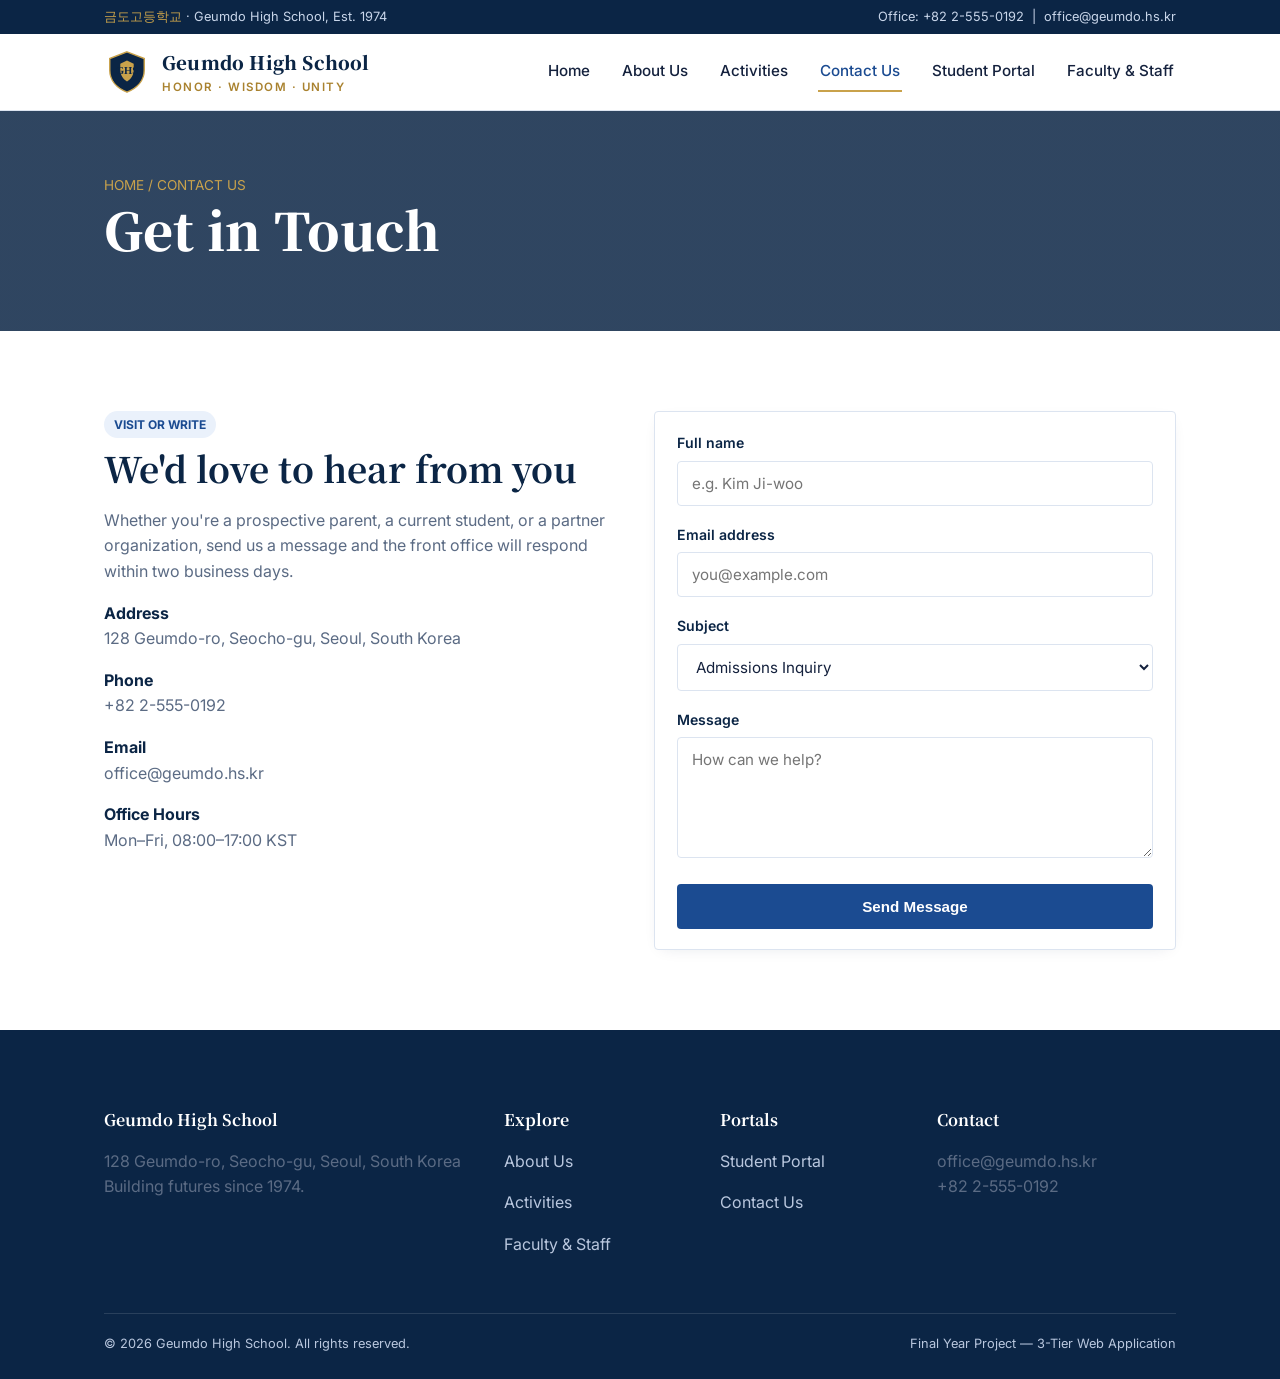
<file: contact.html>
<!DOCTYPE html>
<html lang="en">
<head>
<meta charset="UTF-8">
<meta name="viewport" content="width=device-width, initial-scale=1.0">
<title>Contact Us — Geumdo High School</title>
<link rel="stylesheet" href="css/style.css">
</head>
<body>

<div class="topbar">
  <div class="container">
    <div><span>금도고등학교</span> · Geumdo High School, Est. 1974</div>
    <div>Office: +82 2-555-0192 &nbsp;|&nbsp; office@geumdo.hs.kr</div>
  </div>
</div>

<header class="navbar">
  <div class="container">
    <a href="index.html" class="brand">
      <svg class="crest" viewBox="0 0 48 48" fill="none" xmlns="http://www.w3.org/2000/svg">
        <path d="M24 3L42 10V22C42 33 34.5 41 24 45C13.5 41 6 33 6 22V10L24 3Z" fill="#0B2545" stroke="#C9A24B" stroke-width="1.5"/>
        <path d="M24 12L31 15.5V22C31 27.5 28 31.5 24 34C20 31.5 17 27.5 17 22V15.5L24 12Z" fill="#C9A24B"/>
        <text x="24" y="26" font-family="Georgia, serif" font-size="11" fill="#0B2545" text-anchor="middle" font-weight="700">GHS</text>
      </svg>
      <span class="brand-text">
        <span class="kr">Geumdo High School</span>
        <span class="sub">HONOR · WISDOM · UNITY</span>
      </span>
    </a>
    <button class="nav-toggle" aria-label="Menu">&#9776;</button>
    <nav class="links">
      <a href="index.html">Home</a>
      <a href="about.html">About Us</a>
      <a href="activities.html">Activities</a>
      <a href="contact.html" class="active">Contact Us</a>
      <a href="student-portal.html">Student Portal</a>
      <a href="faculty.html">Faculty &amp; Staff</a>
    </nav>
  </div>
</header>

<section class="page-hero" style="--hero-img:url('https://picsum.photos/seed/geumdo-gate/1600/500')">
  <div class="container">
    <div class="crumb">HOME / CONTACT US</div>
    <h1>Get in Touch</h1>
  </div>
</section>

<section>
  <div class="container">
    <div class="grid grid-2">
      <div>
        <span class="badge">VISIT OR WRITE</span>
        <h2>We'd love to hear from you</h2>
        <p>Whether you're a prospective parent, a current student, or a partner organization, send us a message and the front office will respond within two business days.</p>
        <p><strong style="color:var(--navy)">Address</strong><br>128 Geumdo-ro, Seocho-gu, Seoul, South Korea</p>
        <p><strong style="color:var(--navy)">Phone</strong><br>+82 2-555-0192</p>
        <p><strong style="color:var(--navy)">Email</strong><br>office@geumdo.hs.kr</p>
        <p><strong style="color:var(--navy)">Office Hours</strong><br>Mon–Fri, 08:00–17:00 KST</p>
      </div>

      <div class="card">
        <div class="card-body">
          <form id="contact-form">
            <div class="form-field">
              <label for="name">Full name</label>
              <input type="text" id="name" name="name" required placeholder="e.g. Kim Ji-woo">
            </div>
            <div class="form-field">
              <label for="email">Email address</label>
              <input type="email" id="email" name="email" required placeholder="you@example.com">
            </div>
            <div class="form-field">
              <label for="subject">Subject</label>
              <select id="subject" name="subject">
                <option>Admissions Inquiry</option>
                <option>Student Records</option>
                <option>Partnership / Visit Request</option>
                <option>General Question</option>
              </select>
            </div>
            <div class="form-field">
              <label for="message">Message</label>
              <textarea id="message" name="message" rows="5" required placeholder="How can we help?"></textarea>
            </div>
            <button type="submit" class="btn btn-royal" style="width:100%;">Send Message</button>
            <p id="form-status" class="form-note"></p>
          </form>
        </div>
      </div>
    </div>
  </div>
</section>

<footer>
  <div class="container">
    <div class="footer-grid">
      <div>
        <h4>Geumdo High School</h4>
        <p>128 Geumdo-ro, Seocho-gu, Seoul, South Korea<br>Building futures since 1974.</p>
      </div>
      <div>
        <h4>Explore</h4>
        <p><a href="about.html">About Us</a></p>
        <p><a href="activities.html">Activities</a></p>
        <p><a href="faculty.html">Faculty &amp; Staff</a></p>
      </div>
      <div>
        <h4>Portals</h4>
        <p><a href="student-portal.html">Student Portal</a></p>
        <p><a href="contact.html">Contact Us</a></p>
      </div>
      <div>
        <h4>Contact</h4>
        <p>office@geumdo.hs.kr<br>+82 2-555-0192</p>
      </div>
    </div>
    <div class="footer-bottom">
      <span>&copy; 2026 Geumdo High School. All rights reserved.</span>
      <span>Final Year Project — 3-Tier Web Application</span>
    </div>
  </div>
</footer>

<script src="js/main.js"></script>
<script>
  document.getElementById("contact-form").addEventListener("submit", async (e) => {
    e.preventDefault();
    const status = document.getElementById("form-status");
    const payload = {
      name: document.getElementById("name").value,
      email: document.getElementById("email").value,
      subject: document.getElementById("subject").value,
      message: document.getElementById("message").value,
    };
    status.textContent = "Sending…";
    status.className = "form-note";
    try {
      await apiPost("/contact", payload);
      status.textContent = "Thank you — your message has been saved and the office will reply soon.";
      status.className = "form-note success";
      e.target.reset();
    } catch (err) {
      status.textContent = `Something went wrong: ${err.message}`;
      status.className = "form-note error";
    }
  });
</script>
</body>
</html>
</file>
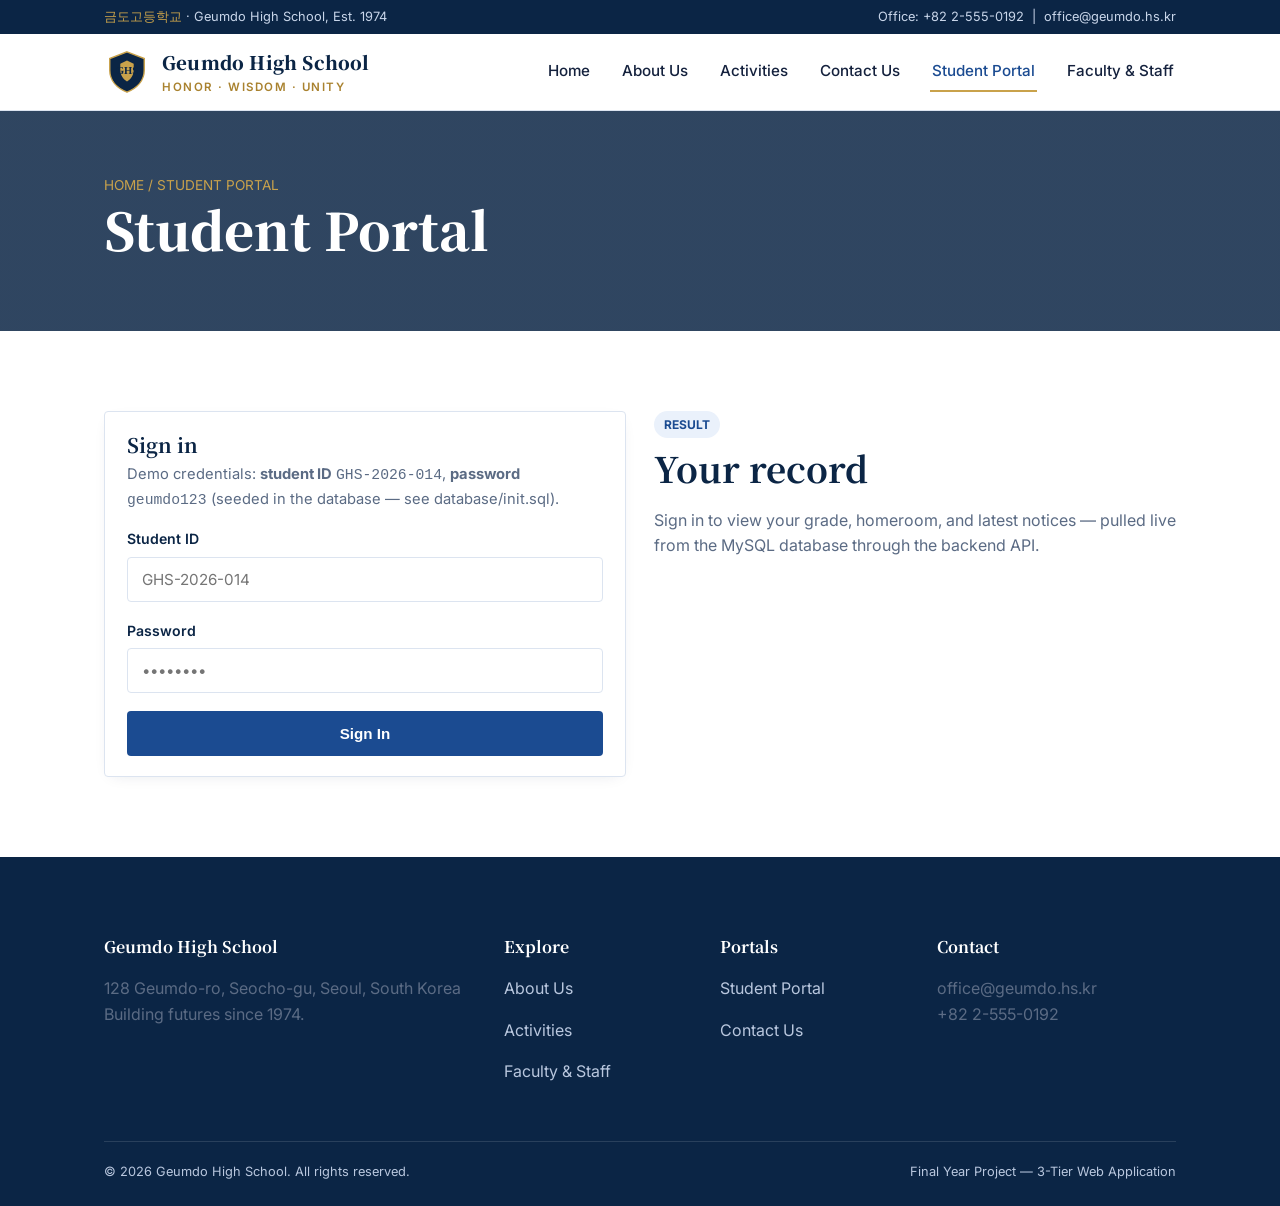
<file: student-portal.html>
<!DOCTYPE html>
<html lang="en">
<head>
<meta charset="UTF-8">
<meta name="viewport" content="width=device-width, initial-scale=1.0">
<title>Student Portal — Geumdo High School</title>
<link rel="stylesheet" href="css/style.css">
</head>
<body>

<div class="topbar">
  <div class="container">
    <div><span>금도고등학교</span> · Geumdo High School, Est. 1974</div>
    <div>Office: +82 2-555-0192 &nbsp;|&nbsp; office@geumdo.hs.kr</div>
  </div>
</div>

<header class="navbar">
  <div class="container">
    <a href="index.html" class="brand">
      <svg class="crest" viewBox="0 0 48 48" fill="none" xmlns="http://www.w3.org/2000/svg">
        <path d="M24 3L42 10V22C42 33 34.5 41 24 45C13.5 41 6 33 6 22V10L24 3Z" fill="#0B2545" stroke="#C9A24B" stroke-width="1.5"/>
        <path d="M24 12L31 15.5V22C31 27.5 28 31.5 24 34C20 31.5 17 27.5 17 22V15.5L24 12Z" fill="#C9A24B"/>
        <text x="24" y="26" font-family="Georgia, serif" font-size="11" fill="#0B2545" text-anchor="middle" font-weight="700">GHS</text>
      </svg>
      <span class="brand-text">
        <span class="kr">Geumdo High School</span>
        <span class="sub">HONOR · WISDOM · UNITY</span>
      </span>
    </a>
    <button class="nav-toggle" aria-label="Menu">&#9776;</button>
    <nav class="links">
      <a href="index.html">Home</a>
      <a href="about.html">About Us</a>
      <a href="activities.html">Activities</a>
      <a href="contact.html">Contact Us</a>
      <a href="student-portal.html" class="active">Student Portal</a>
      <a href="faculty.html">Faculty &amp; Staff</a>
    </nav>
  </div>
</header>

<section class="page-hero" style="--hero-img:url('https://picsum.photos/seed/geumdo-library/1600/500')">
  <div class="container">
    <div class="crumb">HOME / STUDENT PORTAL</div>
    <h1>Student Portal</h1>
  </div>
</section>

<section>
  <div class="container">
    <div class="grid grid-2">
      <div class="card">
        <div class="card-body">
          <h3>Sign in</h3>
          <p style="margin-bottom:16px;">Demo credentials: <strong>student ID</strong> <code>GHS-2026-014</code>, <strong>password</strong> <code>geumdo123</code> (seeded in the database — see database/init.sql).</p>
          <form id="login-form">
            <div class="form-field">
              <label for="sid">Student ID</label>
              <input type="text" id="sid" placeholder="GHS-2026-014" required>
            </div>
            <div class="form-field">
              <label for="pwd">Password</label>
              <input type="password" id="pwd" placeholder="••••••••" required>
            </div>
            <button type="submit" class="btn btn-royal" style="width:100%;">Sign In</button>
            <p id="login-status" class="form-note"></p>
          </form>
        </div>
      </div>

      <div>
        <span class="badge">RESULT</span>
        <h2>Your record</h2>
        <div id="student-record">
          <p>Sign in to view your grade, homeroom, and latest notices — pulled live from the MySQL database through the backend API.</p>
        </div>
      </div>
    </div>
  </div>
</section>

<footer>
  <div class="container">
    <div class="footer-grid">
      <div>
        <h4>Geumdo High School</h4>
        <p>128 Geumdo-ro, Seocho-gu, Seoul, South Korea<br>Building futures since 1974.</p>
      </div>
      <div>
        <h4>Explore</h4>
        <p><a href="about.html">About Us</a></p>
        <p><a href="activities.html">Activities</a></p>
        <p><a href="faculty.html">Faculty &amp; Staff</a></p>
      </div>
      <div>
        <h4>Portals</h4>
        <p><a href="student-portal.html">Student Portal</a></p>
        <p><a href="contact.html">Contact Us</a></p>
      </div>
      <div>
        <h4>Contact</h4>
        <p>office@geumdo.hs.kr<br>+82 2-555-0192</p>
      </div>
    </div>
    <div class="footer-bottom">
      <span>&copy; 2026 Geumdo High School. All rights reserved.</span>
      <span>Final Year Project — 3-Tier Web Application</span>
    </div>
  </div>
</footer>

<script src="js/main.js"></script>
<script>
  document.getElementById("login-form").addEventListener("submit", async (e) => {
    e.preventDefault();
    const status = document.getElementById("login-status");
    const record = document.getElementById("student-record");
    const student_id = document.getElementById("sid").value;
    const password = document.getElementById("pwd").value;
    status.textContent = "Checking…";
    status.className = "form-note";
    try {
      const data = await apiPost("/students/login", { student_id, password });
      status.textContent = "Signed in successfully.";
      status.className = "form-note success";
      record.innerHTML = `
        <div class="card"><div class="card-body">
          <h3>${data.name}</h3>
          <table class="data">
            <tr><th>Student ID</th><td>${data.student_id}</td></tr>
            <tr><th>Grade</th><td>${data.grade}</td></tr>
            <tr><th>Homeroom</th><td>${data.homeroom}</td></tr>
            <tr><th>GPA</th><td>${data.gpa}</td></tr>
          </table>
        </div></div>`;
    } catch (err) {
      status.textContent = `Sign-in failed: ${err.message}`;
      status.className = "form-note error";
    }
  });
</script>
</body>
</html>
</file>
<file: css/style.css>
/* ===========================================================
   Geumdo High School — Design tokens
   Palette: navy #0B2545, royal #1B4B91, sky tint #EAF1FB,
            gold accent #C9A24B, ink #14213D, muted #5B6B84
   Type: 'Noto Serif KR' (display/headings) + 'Inter' (body)
   =========================================================== */

@import url('https://fonts.googleapis.com/css2?family=Noto+Serif+KR:wght@500;700;900&family=Inter:wght@400;500;600;700&display=swap');

:root {
  --navy: #0B2545;
  --royal: #1B4B91;
  --royal-dark: #123869;
  --sky: #EAF1FB;
  --gold: #C9A24B;
  --gold-dark: #A9822F;
  --ink: #14213D;
  --muted: #5B6B84;
  --white: #FFFFFF;
  --border: #DCE4F0;
  --radius: 4px;
  --shadow: 0 10px 30px -12px rgba(11, 37, 69, 0.25);
  --maxw: 1120px;
}

* { box-sizing: border-box; }
html { scroll-behavior: smooth; }

body {
  margin: 0;
  font-family: 'Inter', sans-serif;
  color: var(--ink);
  background: var(--white);
  line-height: 1.6;
  -webkit-font-smoothing: antialiased;
}

h1, h2, h3, .display {
  font-family: 'Noto Serif KR', serif;
  color: var(--navy);
  line-height: 1.25;
  margin: 0 0 0.5em;
}

h1 { font-size: clamp(2.1rem, 4vw, 3.2rem); font-weight: 900; }
h2 { font-size: clamp(1.6rem, 3vw, 2.2rem); font-weight: 700; }
h3 { font-size: 1.25rem; font-weight: 700; }

p { color: var(--muted); max-width: 62ch; }

a { color: var(--royal); text-decoration: none; }

.container {
  max-width: var(--maxw);
  margin: 0 auto;
  padding: 0 24px;
}

/* ---------- Top strip ---------- */
.topbar {
  background: var(--navy);
  color: #C9D6EA;
  font-size: 0.8rem;
  padding: 7px 0;
}
.topbar .container {
  display: flex;
  justify-content: space-between;
  flex-wrap: wrap;
  gap: 6px;
}
.topbar span { color: var(--gold); }

/* ---------- Navigation ---------- */
.navbar {
  background: var(--white);
  border-bottom: 1px solid var(--border);
  position: sticky;
  top: 0;
  z-index: 50;
}
.navbar .container {
  display: flex;
  align-items: center;
  justify-content: space-between;
  padding-top: 14px;
  padding-bottom: 14px;
}
.brand {
  display: flex;
  align-items: center;
  gap: 12px;
}
.crest {
  width: 46px;
  height: 46px;
  flex-shrink: 0;
}
.brand-text .kr {
  display: block;
  font-family: 'Noto Serif KR', serif;
  font-weight: 900;
  font-size: 1.15rem;
  color: var(--navy);
  letter-spacing: 0.2px;
}
.brand-text .sub {
  display: block;
  font-size: 0.72rem;
  color: var(--gold-dark);
  letter-spacing: 1.5px;
  font-weight: 600;
}
nav.links { display: flex; gap: 28px; }
nav.links a {
  color: var(--ink);
  font-weight: 500;
  font-size: 0.95rem;
  padding: 6px 2px;
  border-bottom: 2px solid transparent;
  transition: border-color .15s ease, color .15s ease;
}
nav.links a:hover, nav.links a.active {
  color: var(--royal);
  border-bottom-color: var(--gold);
}
.nav-toggle { display: none; }

@media (max-width: 860px) {
  nav.links {
    position: absolute;
    top: 100%;
    left: 0; right: 0;
    background: var(--white);
    flex-direction: column;
    gap: 0;
    border-bottom: 1px solid var(--border);
    display: none;
  }
  nav.links.open { display: flex; }
  nav.links a { padding: 14px 24px; border-bottom: 1px solid var(--border); }
  .nav-toggle {
    display: block;
    background: none;
    border: 1px solid var(--border);
    border-radius: var(--radius);
    padding: 8px 12px;
    font-size: 1.1rem;
    cursor: pointer;
    color: var(--navy);
  }
}

/* ---------- Hero ---------- */
.hero {
  position: relative;
  color: var(--white);
  background: linear-gradient(180deg, rgba(11,37,69,.78), rgba(11,37,69,.92)), var(--hero-img, none) center/cover no-repeat;
  padding: 110px 0 90px;
}
.hero .eyebrow {
  color: var(--gold);
  font-weight: 600;
  letter-spacing: 0.5px;
  margin-bottom: 14px;
}
.hero h1 { color: var(--white); max-width: 14ch; }
.hero p.lead { color: #D7E1F2; font-size: 1.08rem; max-width: 52ch; margin-top: 16px; }
.hero-actions { margin-top: 30px; display: flex; gap: 16px; flex-wrap: wrap; }

/* page hero (smaller, for interior pages) */
.page-hero {
  background: linear-gradient(180deg, rgba(11,37,69,.85), rgba(11,37,69,.85)), var(--hero-img, none) center/cover no-repeat;
  color: var(--white);
  padding: 64px 0;
}
.page-hero h1 { color: var(--white); margin-bottom: 6px; }
.page-hero .crumb { color: var(--gold); font-size: 0.85rem; }

/* ---------- Buttons ---------- */
.btn {
  display: inline-block;
  padding: 13px 26px;
  border-radius: var(--radius);
  font-weight: 600;
  font-size: 0.95rem;
  cursor: pointer;
  border: 1px solid transparent;
  transition: transform .12s ease, box-shadow .12s ease, background .15s ease;
}
.btn-gold { background: var(--gold); color: var(--navy); }
.btn-gold:hover { background: var(--gold-dark); }
.btn-outline { background: transparent; border-color: rgba(255,255,255,.55); color: var(--white); }
.btn-outline:hover { background: rgba(255,255,255,.12); }
.btn-royal { background: var(--royal); color: var(--white); }
.btn-royal:hover { background: var(--royal-dark); }

/* ---------- Sections ---------- */
section { padding: 80px 0; }
.section-alt { background: var(--sky); }
.section-head { max-width: 640px; margin-bottom: 44px; }
.section-head .kicker {
  color: var(--gold-dark);
  font-weight: 700;
  font-size: 0.8rem;
  letter-spacing: 1px;
  display: block;
  margin-bottom: 10px;
}

/* ---------- Grid & cards ---------- */
.grid { display: grid; gap: 28px; }
.grid-3 { grid-template-columns: repeat(3, 1fr); }
.grid-4 { grid-template-columns: repeat(4, 1fr); }
.grid-2 { grid-template-columns: 1fr 1fr; }
@media (max-width: 900px) {
  .grid-3, .grid-4, .grid-2 { grid-template-columns: 1fr 1fr; }
}
@media (max-width: 620px) {
  .grid-3, .grid-4, .grid-2 { grid-template-columns: 1fr; }
}

.card {
  background: var(--white);
  border: 1px solid var(--border);
  border-radius: var(--radius);
  overflow: hidden;
  box-shadow: 0 4px 16px -8px rgba(11,37,69,.14);
}
.card img { width: 100%; display: block; aspect-ratio: 4/3; object-fit: cover; }
.card .card-body { padding: 20px 22px; }
.card .card-body h3 { margin-bottom: 6px; }
.card .card-body p { font-size: 0.92rem; margin: 0; }

.stat {
  text-align: center;
  padding: 20px;
  border-right: 1px solid rgba(255,255,255,.18);
}
.stat:last-child { border-right: none; }
.stat .num {
  font-family: 'Noto Serif KR', serif;
  font-size: 2.4rem;
  font-weight: 900;
  color: var(--gold);
}
.stat .label { font-size: 0.85rem; color: #C9D6EA; letter-spacing: .3px; }
.stats-band { background: var(--navy); }
.stats-band .grid-4 { gap: 0; }

/* ---------- Forms ---------- */
.form-field { margin-bottom: 18px; }
.form-field label {
  display: block;
  font-weight: 600;
  font-size: 0.88rem;
  margin-bottom: 6px;
  color: var(--navy);
}
.form-field input, .form-field textarea, .form-field select {
  width: 100%;
  padding: 12px 14px;
  border: 1px solid var(--border);
  border-radius: var(--radius);
  font-family: inherit;
  font-size: 0.95rem;
  background: var(--white);
  color: var(--ink);
}
.form-field input:focus, .form-field textarea:focus, .form-field select:focus {
  outline: 2px solid var(--royal);
  outline-offset: 1px;
}
.form-note { font-size: 0.85rem; margin-top: 14px; }
.form-note.success { color: #1a7a4c; }
.form-note.error { color: #b13030; }

/* ---------- Table (Faculty / Student portal) ---------- */
table.data { width: 100%; border-collapse: collapse; background: var(--white); }
table.data th, table.data td {
  text-align: left;
  padding: 12px 16px;
  border-bottom: 1px solid var(--border);
  font-size: 0.92rem;
}
table.data th { background: var(--sky); color: var(--navy); font-weight: 700; }

/* ---------- Footer ---------- */
footer {
  background: var(--navy);
  color: #B9C7DE;
  padding: 56px 0 24px;
}
footer h4 { color: var(--white); font-family: 'Noto Serif KR', serif; margin-bottom: 14px; }
footer a { color: #B9C7DE; }
footer a:hover { color: var(--gold); }
.footer-grid { display: grid; grid-template-columns: 2fr 1fr 1fr 1.3fr; gap: 32px; }
@media (max-width: 760px) { .footer-grid { grid-template-columns: 1fr 1fr; } }
.footer-bottom {
  margin-top: 40px;
  padding-top: 20px;
  border-top: 1px solid rgba(255,255,255,.12);
  font-size: 0.8rem;
  display: flex;
  justify-content: space-between;
  flex-wrap: wrap;
  gap: 10px;
}

/* ---------- Utility ---------- */
.badge {
  display: inline-block;
  background: var(--sky);
  color: var(--royal);
  font-size: 0.75rem;
  font-weight: 700;
  padding: 4px 10px;
  border-radius: 20px;
  margin-bottom: 8px;
}
.loading { color: var(--muted); font-style: italic; padding: 20px 0; }
.error-box { color: #b13030; background: #FCEBEB; padding: 12px 16px; border-radius: var(--radius); font-size: 0.9rem; }
</file>
